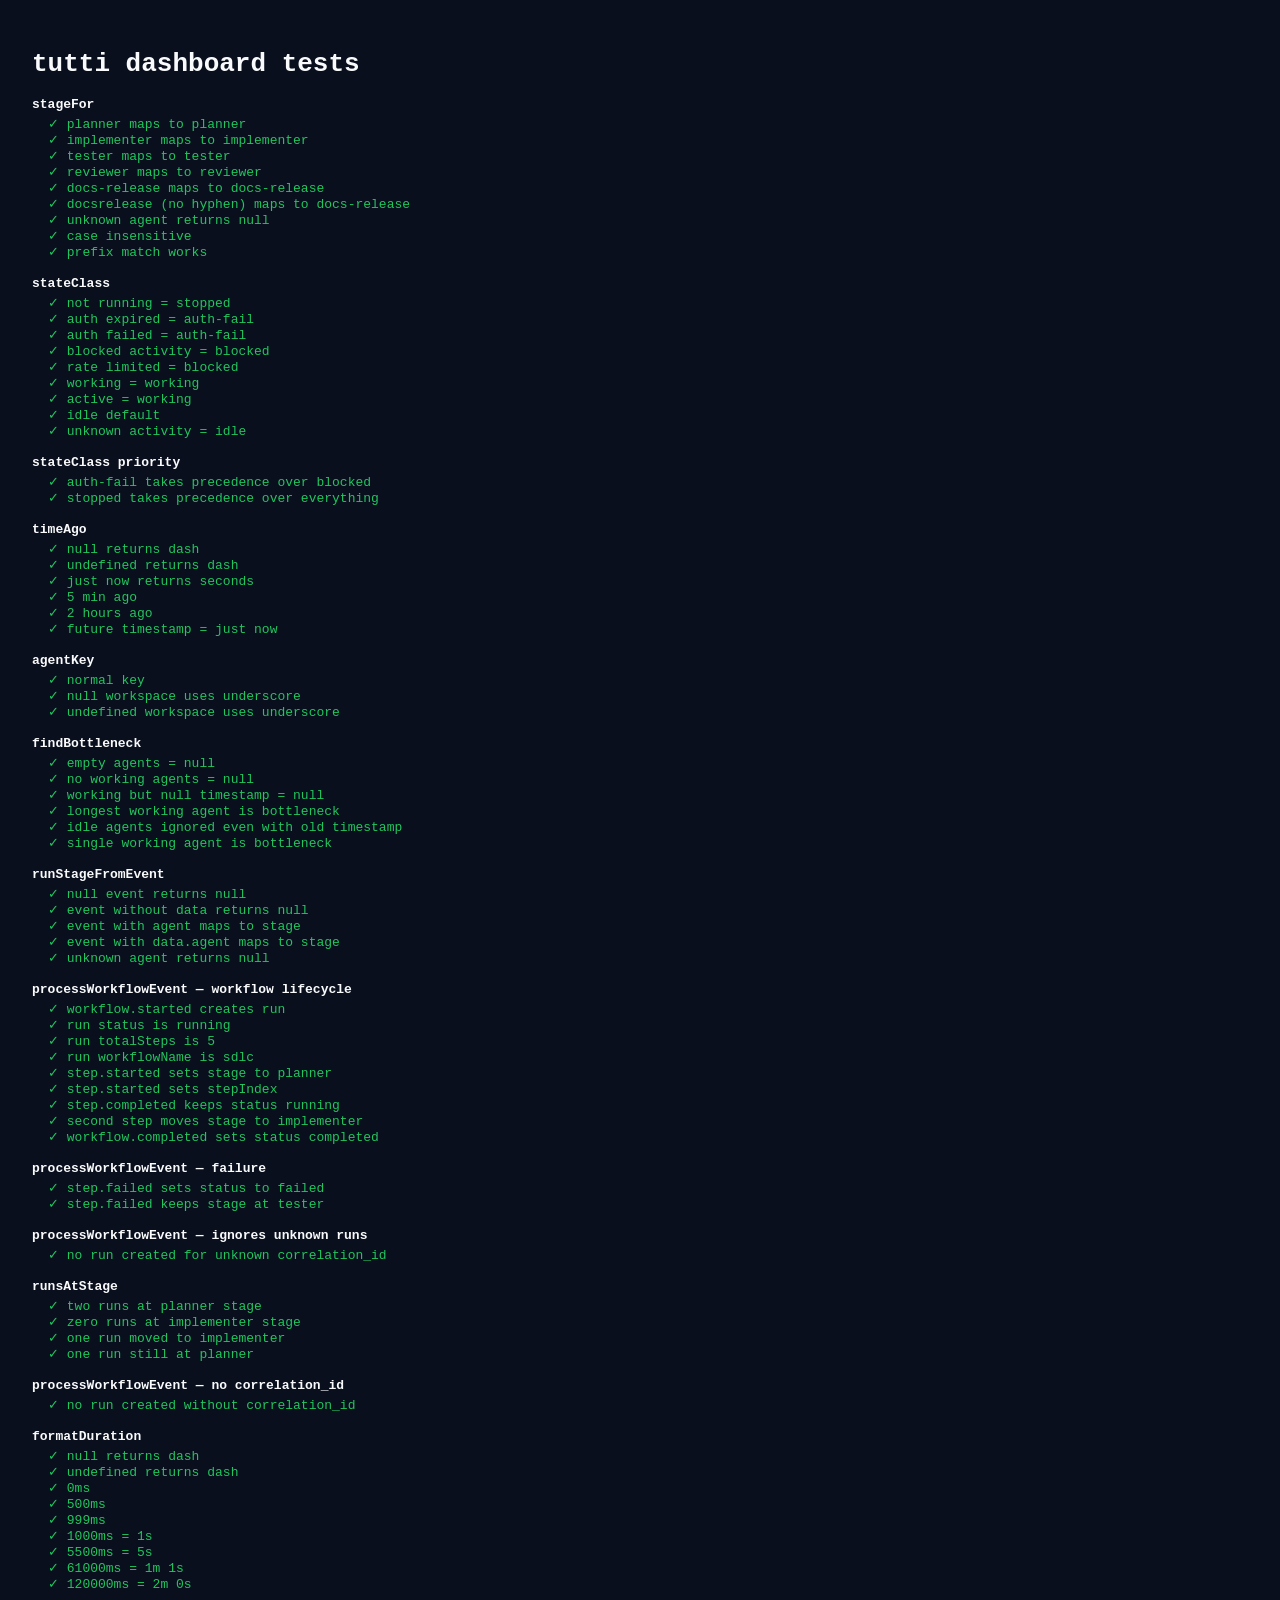
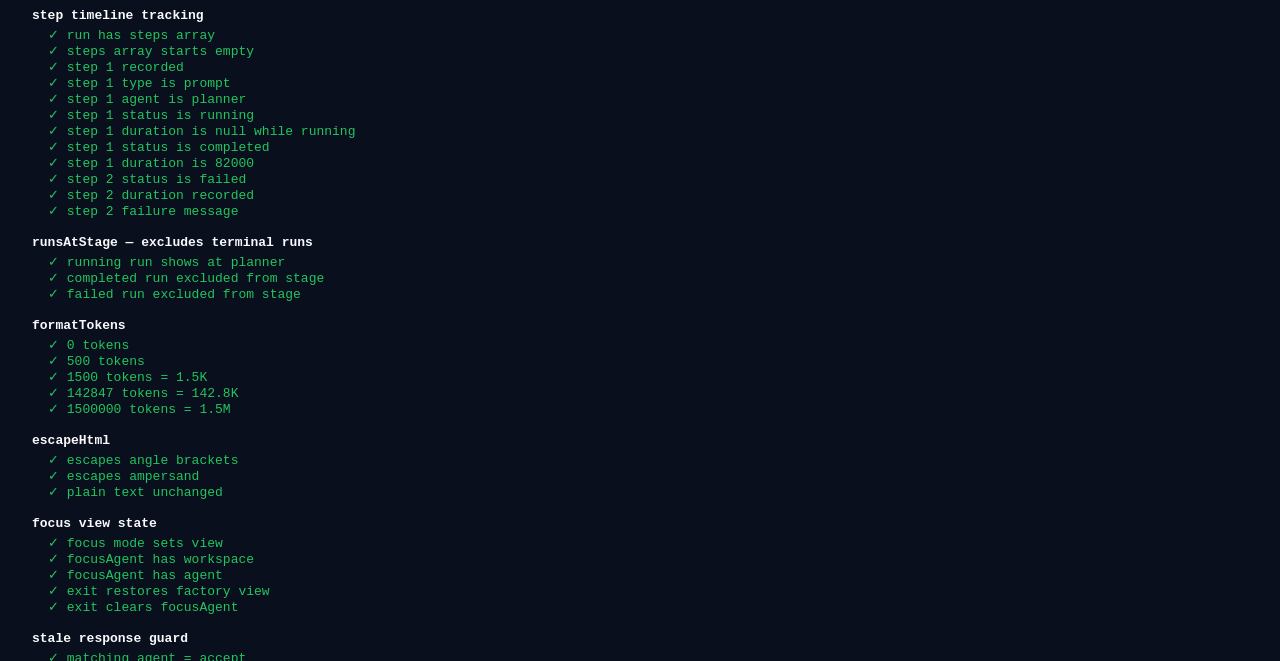
<file: dashboard/test.html>
<!DOCTYPE html>
<html lang="en">
<head>
  <meta charset="utf-8">
  <title>tutti dashboard — unit tests</title>
  <style>
    body { font-family: monospace; background: #0a0f1e; color: #f9fafb; padding: 24px; }
    .pass { color: #22c55e; }
    .fail { color: #ef4444; }
    .suite { margin-bottom: 16px; }
    .suite-name { font-weight: bold; margin-bottom: 4px; }
    .result { padding-left: 16px; font-size: 13px; }
    #summary { margin-top: 24px; font-size: 16px; font-weight: bold; }
  </style>
</head>
<body>
<h1>tutti dashboard tests</h1>
<div id="output"></div>
<div id="summary"></div>

<script>
// ── Test harness ──
var passed = 0, failed = 0;
var $output = document.getElementById("output");
var currentSuite = null;
var suiteEl = null;

function suite(name) {
  currentSuite = name;
  suiteEl = document.createElement("div");
  suiteEl.className = "suite";
  var title = document.createElement("div");
  title.className = "suite-name";
  title.textContent = name;
  suiteEl.appendChild(title);
  $output.appendChild(suiteEl);
}

function assert(description, actual, expected) {
  var ok = actual === expected;
  var line = document.createElement("div");
  line.className = "result " + (ok ? "pass" : "fail");
  if (ok) {
    line.textContent = "\u2713 " + description;
    passed++;
  } else {
    line.textContent = "\u2717 " + description + " — expected " + JSON.stringify(expected) + ", got " + JSON.stringify(actual);
    failed++;
  }
  suiteEl.appendChild(line);
}

function assertTruthy(description, actual) {
  var ok = !!actual;
  var line = document.createElement("div");
  line.className = "result " + (ok ? "pass" : "fail");
  if (ok) {
    line.textContent = "\u2713 " + description;
    passed++;
  } else {
    line.textContent = "\u2717 " + description + " — got " + JSON.stringify(actual);
    failed++;
  }
  suiteEl.appendChild(line);
}

function assertNull(description, actual) {
  var ok = actual === null || actual === undefined;
  var line = document.createElement("div");
  line.className = "result " + (ok ? "pass" : "fail");
  if (ok) {
    line.textContent = "\u2713 " + description;
    passed++;
  } else {
    line.textContent = "\u2717 " + description + " — expected null, got " + JSON.stringify(actual);
    failed++;
  }
  suiteEl.appendChild(line);
}

// ── Functions under test (copied from app.js to keep tests self-contained) ──

var STAGE_ORDER = ["planner", "implementer", "tester", "reviewer", "docs-release"];

function stageFor(agent) {
  var a = agent.toLowerCase();
  for (var i = 0; i < STAGE_ORDER.length; i++) {
    var s = STAGE_ORDER[i];
    if (a.indexOf(s.replace("-", "")) !== -1 || a.indexOf(s) !== -1) return s;
  }
  return null;
}

function stateClass(agent) {
  if (!agent.running) return "stopped";
  if (agent.auth_state === "expired" || agent.auth_state === "failed")
    return "auth-fail";
  if (agent.activity_state === "blocked" || agent.activity_state === "rate_limited")
    return "blocked";
  if (agent.activity_state === "working" || agent.activity_state === "active")
    return "working";
  return "idle";
}

function timeAgo(ts) {
  if (!ts) return "\u2014";
  var diff = (Date.now() - new Date(ts).getTime()) / 1000;
  if (diff < 0) return "just now";
  if (diff < 60) return Math.floor(diff) + "s ago";
  if (diff < 3600) return Math.floor(diff / 60) + "m ago";
  return Math.floor(diff / 3600) + "h ago";
}

function agentKey(workspace, agent) {
  return (workspace || "_") + ":" + agent;
}

function findBottleneck(agents) {
  var longest = null;
  var longestDuration = 0;
  var now = Date.now();
  var names = Object.keys(agents);
  for (var i = 0; i < names.length; i++) {
    var agent = agents[names[i]];
    if (stateClass(agent) !== "working") continue;
    var ts = agent.last_output_change_at;
    if (!ts) continue;
    var duration = now - new Date(ts).getTime();
    if (duration > longestDuration) {
      longestDuration = duration;
      longest = agent;
    }
  }
  return longest;
}

// ── Tests ──

suite("stageFor");
assert("planner maps to planner", stageFor("planner"), "planner");
assert("implementer maps to implementer", stageFor("implementer"), "implementer");
assert("tester maps to tester", stageFor("tester"), "tester");
assert("reviewer maps to reviewer", stageFor("reviewer"), "reviewer");
assert("docs-release maps to docs-release", stageFor("docs-release"), "docs-release");
assert("docsrelease (no hyphen) maps to docs-release", stageFor("docsrelease"), "docs-release");
assert("unknown agent returns null", stageFor("conductor"), null);
assert("case insensitive", stageFor("PLANNER"), "planner");
assert("prefix match works", stageFor("my-planner-agent"), "planner");

suite("stateClass");
assert("not running = stopped", stateClass({ running: false }), "stopped");
assert("auth expired = auth-fail", stateClass({ running: true, auth_state: "expired" }), "auth-fail");
assert("auth failed = auth-fail", stateClass({ running: true, auth_state: "failed" }), "auth-fail");
assert("blocked activity = blocked", stateClass({ running: true, auth_state: "ok", activity_state: "blocked" }), "blocked");
assert("rate limited = blocked", stateClass({ running: true, auth_state: "ok", activity_state: "rate_limited" }), "blocked");
assert("working = working", stateClass({ running: true, auth_state: "ok", activity_state: "working" }), "working");
assert("active = working", stateClass({ running: true, auth_state: "ok", activity_state: "active" }), "working");
assert("idle default", stateClass({ running: true, auth_state: "ok", activity_state: "idle" }), "idle");
assert("unknown activity = idle", stateClass({ running: true, auth_state: "ok", activity_state: "something_else" }), "idle");

suite("stateClass priority");
assert("auth-fail takes precedence over blocked", stateClass({ running: true, auth_state: "failed", activity_state: "blocked" }), "auth-fail");
assert("stopped takes precedence over everything", stateClass({ running: false, auth_state: "failed", activity_state: "working" }), "stopped");

suite("timeAgo");
assert("null returns dash", timeAgo(null), "\u2014");
assert("undefined returns dash", timeAgo(undefined), "\u2014");
var now = new Date().toISOString();
assert("just now returns seconds", timeAgo(now).indexOf("s ago") !== -1 || timeAgo(now) === "0s ago", true);
var fiveMinAgo = new Date(Date.now() - 5 * 60 * 1000).toISOString();
assert("5 min ago", timeAgo(fiveMinAgo), "5m ago");
var twoHoursAgo = new Date(Date.now() - 2 * 3600 * 1000).toISOString();
assert("2 hours ago", timeAgo(twoHoursAgo), "2h ago");
var futureTs = new Date(Date.now() + 60000).toISOString();
assert("future timestamp = just now", timeAgo(futureTs), "just now");

suite("agentKey");
assert("normal key", agentKey("myws", "planner"), "myws:planner");
assert("null workspace uses underscore", agentKey(null, "planner"), "_:planner");
assert("undefined workspace uses underscore", agentKey(undefined, "planner"), "_:planner");

suite("findBottleneck");
assertNull("empty agents = null", findBottleneck({}));
assertNull("no working agents = null", findBottleneck({
  "a:planner": { running: true, auth_state: "ok", activity_state: "idle", agent: "planner" }
}));
assertNull("working but null timestamp = null", findBottleneck({
  "a:planner": { running: true, auth_state: "ok", activity_state: "working", agent: "planner", last_output_change_at: null }
}));

var oldTs = new Date(Date.now() - 600000).toISOString();
var recentTs = new Date(Date.now() - 60000).toISOString();
var bottleneckResult = findBottleneck({
  "a:planner": { running: true, auth_state: "ok", activity_state: "working", agent: "planner", last_output_change_at: oldTs },
  "a:implementer": { running: true, auth_state: "ok", activity_state: "working", agent: "implementer", last_output_change_at: recentTs }
});
assert("longest working agent is bottleneck", bottleneckResult.agent, "planner");

var tieResult = findBottleneck({
  "a:planner": { running: true, auth_state: "ok", activity_state: "working", agent: "planner", last_output_change_at: oldTs },
  "a:implementer": { running: true, auth_state: "ok", activity_state: "idle", agent: "implementer", last_output_change_at: oldTs }
});
assert("idle agents ignored even with old timestamp", tieResult.agent, "planner");

var singleResult = findBottleneck({
  "a:reviewer": { running: true, auth_state: "ok", activity_state: "working", agent: "reviewer", last_output_change_at: recentTs }
});
assert("single working agent is bottleneck", singleResult.agent, "reviewer");

// ── Run tracking functions under test ──
function runStageFromEvent(evt) {
  if (!evt || !evt.data) return null;
  var agent = evt.agent || (evt.data && evt.data.agent);
  if (agent) return stageFor(agent);
  return null;
}

function formatDuration(ms) {
  if (!ms && ms !== 0) return "\u2014";
  if (ms < 1000) return ms + "ms";
  var s = Math.floor(ms / 1000);
  if (s < 60) return s + "s";
  var m = Math.floor(s / 60);
  s = s % 60;
  return m + "m " + s + "s";
}

function processWorkflowEvent(evt) {
  var id = evt.correlation_id;
  if (!id) return;
  if (evt.event === "workflow.started") {
    testRuns[id] = {
      id: id, status: "running", stage: null, stepIndex: 0,
      totalSteps: (evt.data && evt.data.total_steps) || 0,
      workflowName: (evt.data && evt.data.workflow_name) || "",
      startedAt: evt.timestamp,
      steps: []
    };
    return;
  }
  var run = testRuns[id];
  if (!run) return;
  if (evt.event === "workflow.step.started") {
    run.stage = runStageFromEvent(evt);
    run.stepIndex = (evt.data && evt.data.step_index) || run.stepIndex;
    run.totalSteps = (evt.data && evt.data.total_steps) || run.totalSteps;
    run.status = "running";
    var idx = evt.data && evt.data.step_index;
    if (idx) {
      run.steps[idx] = {
        index: idx, type: (evt.data && evt.data.step_type) || "unknown",
        agent: evt.agent || null, stage: run.stage,
        status: "running", startedAt: evt.timestamp,
        durationMs: null, message: null
      };
    }
  } else if (evt.event === "workflow.step.completed") {
    var cidx = evt.data && evt.data.step_index;
    if (cidx && run.steps[cidx]) {
      run.steps[cidx].status = "completed";
      run.steps[cidx].durationMs = (evt.data && evt.data.duration_ms) || null;
    }
  } else if (evt.event === "workflow.step.failed") {
    run.stage = runStageFromEvent(evt);
    run.status = "failed";
    var fidx = evt.data && evt.data.step_index;
    if (fidx && run.steps[fidx]) {
      run.steps[fidx].status = "failed";
      run.steps[fidx].durationMs = (evt.data && evt.data.duration_ms) || null;
      run.steps[fidx].message = (evt.data && evt.data.message) || null;
    }
  } else if (evt.event === "workflow.completed") {
    run.status = "completed";
    run.finishedAt = evt.timestamp;
  } else if (evt.event === "workflow.failed") {
    run.status = "failed";
    run.finishedAt = evt.timestamp;
  }
}

function runsAtStage(stage) {
  var result = [];
  var ids = Object.keys(testRuns);
  for (var i = 0; i < ids.length; i++) {
    var run = testRuns[ids[i]];
    if (run.stage === stage && run.status !== "completed" && run.status !== "failed") result.push(run);
  }
  return result;
}

var testRuns = {};

suite("runStageFromEvent");
assert("null event returns null", runStageFromEvent(null), null);
assert("event without data returns null", runStageFromEvent({ event: "test" }), null);
assert("event with agent maps to stage", runStageFromEvent({ agent: "planner", data: {} }), "planner");
assert("event with data.agent maps to stage", runStageFromEvent({ data: { agent: "implementer" } }), "implementer");
assertNull("unknown agent returns null", runStageFromEvent({ agent: "conductor", data: {} }));

suite("processWorkflowEvent — workflow lifecycle");
testRuns = {};
processWorkflowEvent({
  event: "workflow.started", correlation_id: "run-1",
  data: { workflow_name: "sdlc", total_steps: 5 },
  timestamp: new Date().toISOString()
});
assertTruthy("workflow.started creates run", testRuns["run-1"]);
assert("run status is running", testRuns["run-1"].status, "running");
assert("run totalSteps is 5", testRuns["run-1"].totalSteps, 5);
assert("run workflowName is sdlc", testRuns["run-1"].workflowName, "sdlc");

processWorkflowEvent({
  event: "workflow.step.started", correlation_id: "run-1",
  agent: "planner", data: { step_index: 1, total_steps: 5 }
});
assert("step.started sets stage to planner", testRuns["run-1"].stage, "planner");
assert("step.started sets stepIndex", testRuns["run-1"].stepIndex, 1);

processWorkflowEvent({
  event: "workflow.step.completed", correlation_id: "run-1",
  agent: "planner", data: { step_index: 1 }
});
assert("step.completed keeps status running", testRuns["run-1"].status, "running");

processWorkflowEvent({
  event: "workflow.step.started", correlation_id: "run-1",
  agent: "implementer", data: { step_index: 2, total_steps: 5 }
});
assert("second step moves stage to implementer", testRuns["run-1"].stage, "implementer");

processWorkflowEvent({
  event: "workflow.completed", correlation_id: "run-1",
  data: { success: true }
});
assert("workflow.completed sets status completed", testRuns["run-1"].status, "completed");

suite("processWorkflowEvent — failure");
testRuns = {};
processWorkflowEvent({
  event: "workflow.started", correlation_id: "run-2",
  data: { workflow_name: "test-wf", total_steps: 3 },
  timestamp: new Date().toISOString()
});
processWorkflowEvent({
  event: "workflow.step.started", correlation_id: "run-2",
  agent: "tester", data: { step_index: 1, total_steps: 3 }
});
processWorkflowEvent({
  event: "workflow.step.failed", correlation_id: "run-2",
  agent: "tester", data: { step_index: 1, message: "timed out" }
});
assert("step.failed sets status to failed", testRuns["run-2"].status, "failed");
assert("step.failed keeps stage at tester", testRuns["run-2"].stage, "tester");

suite("processWorkflowEvent — ignores unknown runs");
testRuns = {};
processWorkflowEvent({
  event: "workflow.step.started", correlation_id: "unknown-run",
  agent: "planner", data: { step_index: 1 }
});
assertNull("no run created for unknown correlation_id", testRuns["unknown-run"]);

suite("runsAtStage");
testRuns = {};
processWorkflowEvent({
  event: "workflow.started", correlation_id: "r1",
  data: { workflow_name: "a", total_steps: 2 },
  timestamp: new Date().toISOString()
});
processWorkflowEvent({
  event: "workflow.step.started", correlation_id: "r1",
  agent: "planner", data: { step_index: 1 }
});
processWorkflowEvent({
  event: "workflow.started", correlation_id: "r2",
  data: { workflow_name: "b", total_steps: 2 },
  timestamp: new Date().toISOString()
});
processWorkflowEvent({
  event: "workflow.step.started", correlation_id: "r2",
  agent: "planner", data: { step_index: 1 }
});
assert("two runs at planner stage", runsAtStage("planner").length, 2);
assert("zero runs at implementer stage", runsAtStage("implementer").length, 0);
processWorkflowEvent({
  event: "workflow.step.started", correlation_id: "r1",
  agent: "implementer", data: { step_index: 2 }
});
assert("one run moved to implementer", runsAtStage("implementer").length, 1);
assert("one run still at planner", runsAtStage("planner").length, 1);

suite("processWorkflowEvent — no correlation_id");
testRuns = {};
var prevKeys = Object.keys(testRuns).length;
processWorkflowEvent({ event: "workflow.started", data: {} });
assert("no run created without correlation_id", Object.keys(testRuns).length, prevKeys);

suite("formatDuration");
assert("null returns dash", formatDuration(null), "\u2014");
assert("undefined returns dash", formatDuration(undefined), "\u2014");
assert("0ms", formatDuration(0), "0ms");
assert("500ms", formatDuration(500), "500ms");
assert("999ms", formatDuration(999), "999ms");
assert("1000ms = 1s", formatDuration(1000), "1s");
assert("5500ms = 5s", formatDuration(5500), "5s");
assert("61000ms = 1m 1s", formatDuration(61000), "1m 1s");
assert("120000ms = 2m 0s", formatDuration(120000), "2m 0s");

suite("step timeline tracking");
testRuns = {};
processWorkflowEvent({
  event: "workflow.started", correlation_id: "st-1",
  data: { workflow_name: "sdlc", total_steps: 3 },
  timestamp: "2026-03-21T05:00:00Z"
});
assertTruthy("run has steps array", Array.isArray(testRuns["st-1"].steps));
assert("steps array starts empty", testRuns["st-1"].steps.length, 0);

processWorkflowEvent({
  event: "workflow.step.started", correlation_id: "st-1",
  agent: "planner", data: { step_index: 1, step_type: "prompt", total_steps: 3 },
  timestamp: "2026-03-21T05:00:01Z"
});
assertTruthy("step 1 recorded", testRuns["st-1"].steps[1]);
assert("step 1 type is prompt", testRuns["st-1"].steps[1].type, "prompt");
assert("step 1 agent is planner", testRuns["st-1"].steps[1].agent, "planner");
assert("step 1 status is running", testRuns["st-1"].steps[1].status, "running");
assertNull("step 1 duration is null while running", testRuns["st-1"].steps[1].durationMs);

processWorkflowEvent({
  event: "workflow.step.completed", correlation_id: "st-1",
  agent: "planner", data: { step_index: 1, duration_ms: 82000 }
});
assert("step 1 status is completed", testRuns["st-1"].steps[1].status, "completed");
assert("step 1 duration is 82000", testRuns["st-1"].steps[1].durationMs, 82000);

processWorkflowEvent({
  event: "workflow.step.started", correlation_id: "st-1",
  agent: "implementer", data: { step_index: 2, step_type: "prompt", total_steps: 3 },
  timestamp: "2026-03-21T05:01:23Z"
});
processWorkflowEvent({
  event: "workflow.step.failed", correlation_id: "st-1",
  agent: "implementer", data: { step_index: 2, duration_ms: 43000, message: "no commit produced" }
});
assert("step 2 status is failed", testRuns["st-1"].steps[2].status, "failed");
assert("step 2 duration recorded", testRuns["st-1"].steps[2].durationMs, 43000);
assert("step 2 failure message", testRuns["st-1"].steps[2].message, "no commit produced");

suite("runsAtStage — excludes terminal runs");
testRuns = {};
processWorkflowEvent({
  event: "workflow.started", correlation_id: "term-1",
  data: { workflow_name: "a", total_steps: 2 },
  timestamp: new Date().toISOString()
});
processWorkflowEvent({
  event: "workflow.step.started", correlation_id: "term-1",
  agent: "planner", data: { step_index: 1 }
});
assert("running run shows at planner", runsAtStage("planner").length, 1);
processWorkflowEvent({
  event: "workflow.completed", correlation_id: "term-1",
  data: { success: true }
});
assert("completed run excluded from stage", runsAtStage("planner").length, 0);

testRuns = {};
processWorkflowEvent({
  event: "workflow.started", correlation_id: "term-2",
  data: { workflow_name: "b", total_steps: 2 },
  timestamp: new Date().toISOString()
});
processWorkflowEvent({
  event: "workflow.step.started", correlation_id: "term-2",
  agent: "tester", data: { step_index: 1 }
});
processWorkflowEvent({
  event: "workflow.failed", correlation_id: "term-2",
  data: { success: false }
});
assert("failed run excluded from stage", runsAtStage("tester").length, 0);

// ── Focus mode helpers under test ──

function formatTokens(n) {
  if (!n) return "0";
  if (n >= 1000000) return (n / 1000000).toFixed(1) + "M";
  if (n >= 1000) return (n / 1000).toFixed(1) + "K";
  return String(n);
}

function escapeHtml(str) {
  return str.replace(/&/g, "&amp;").replace(/</g, "&lt;").replace(/>/g, "&gt;");
}

suite("formatTokens");
assert("0 tokens", formatTokens(0), "0");
assert("500 tokens", formatTokens(500), "500");
assert("1500 tokens = 1.5K", formatTokens(1500), "1.5K");
assert("142847 tokens = 142.8K", formatTokens(142847), "142.8K");
assert("1500000 tokens = 1.5M", formatTokens(1500000), "1.5M");

suite("escapeHtml");
assert("escapes angle brackets", escapeHtml("<div>"), "&lt;div&gt;");
assert("escapes ampersand", escapeHtml("a & b"), "a &amp; b");
assert("plain text unchanged", escapeHtml("hello"), "hello");

suite("focus view state");
// Simulate the view state machine
var testAppState = { view: "factory", focusAgent: null };

// Enter focus
testAppState.view = "focus";
testAppState.focusAgent = { workspace: "tutti", agent: "implementer" };
assert("focus mode sets view", testAppState.view, "focus");
assert("focusAgent has workspace", testAppState.focusAgent.workspace, "tutti");
assert("focusAgent has agent", testAppState.focusAgent.agent, "implementer");

// Exit focus
testAppState.view = "factory";
testAppState.focusAgent = null;
assert("exit restores factory view", testAppState.view, "factory");
assertNull("exit clears focusAgent", testAppState.focusAgent);

suite("stale response guard");
// Simulate: start polling agent A, then switch to agent B
var guardAgent = { workspace: "tutti", agent: "planner" };
var responseAgent = { workspace: "tutti", agent: "planner" };
assert("matching agent = accept", guardAgent.agent === responseAgent.agent, true);
responseAgent = { workspace: "tutti", agent: "implementer" };
assert("different agent = reject", guardAgent.agent === responseAgent.agent, false);

// ── Summary ──
var $summary = document.getElementById("summary");
$summary.className = failed > 0 ? "fail" : "pass";
$summary.textContent = passed + " passed, " + failed + " failed";
</script>
</body>
</html>
</file>
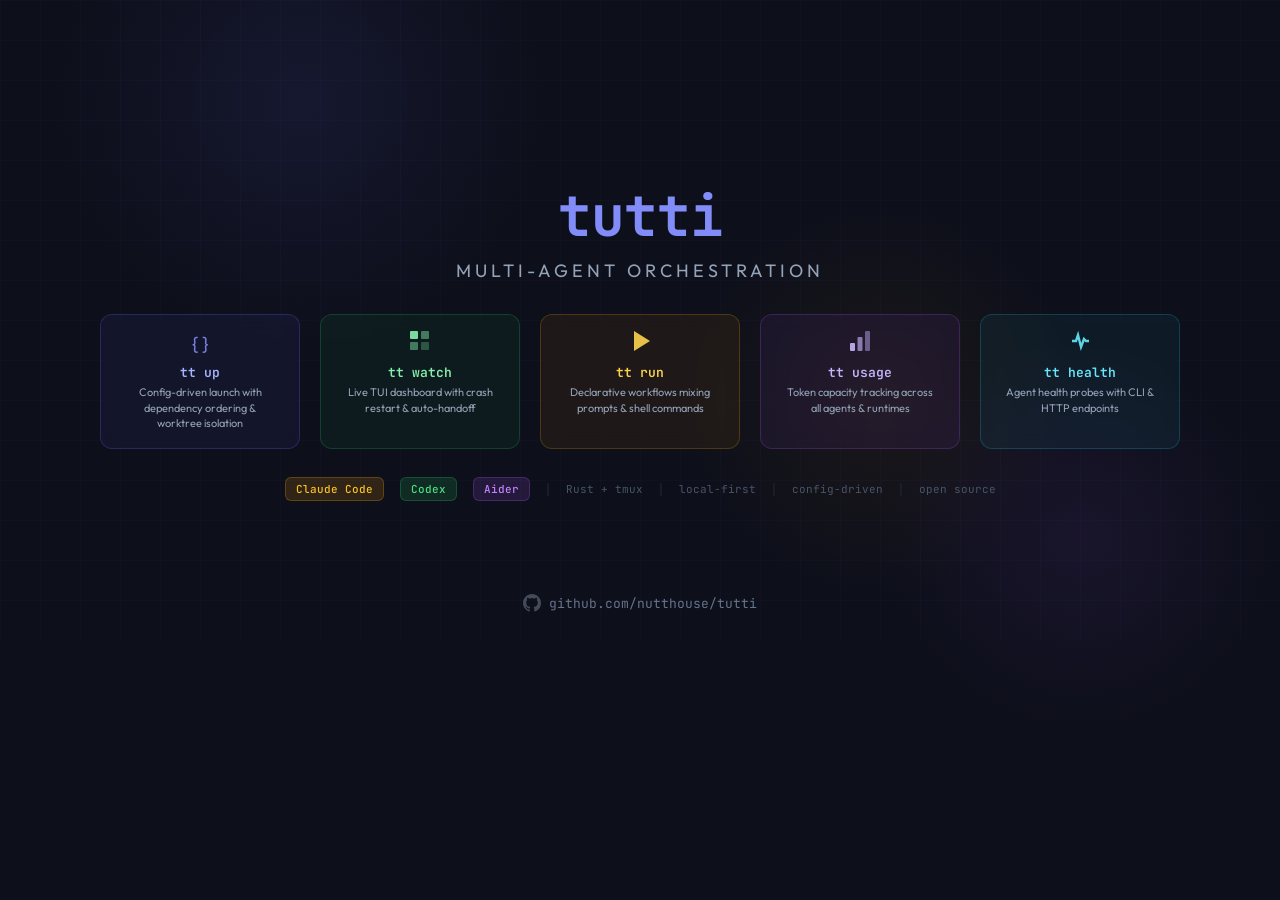
<file: docs/infographic-github.html>
<!DOCTYPE html>
<html lang="en">
<head>
<meta charset="UTF-8">
<meta name="viewport" content="width=1280, height=640">
<title>tutti — GitHub social preview (1280x640)</title>
<style>
  @import url('https://fonts.googleapis.com/css2?family=JetBrains+Mono:wght@400;500;600;700&family=Outfit:wght@300;400;500;600;700;800&display=swap');

  * { margin: 0; padding: 0; box-sizing: border-box; }

  body {
    width: 1280px;
    height: 640px;
    background: #0d0f1a;
    font-family: 'Outfit', sans-serif;
    overflow: hidden;
    position: relative;
  }

  body::before {
    content: '';
    position: absolute;
    inset: 0;
    background-image:
      linear-gradient(rgba(99,102,241,0.04) 1px, transparent 1px),
      linear-gradient(90deg, rgba(99,102,241,0.04) 1px, transparent 1px);
    background-size: 40px 40px;
    z-index: 0;
  }

  .glow-1 {
    position: absolute;
    width: 500px; height: 500px;
    background: radial-gradient(circle, rgba(99,102,241,0.1) 0%, transparent 70%);
    top: -150px; left: 50px;
    z-index: 0;
  }
  .glow-2 {
    position: absolute;
    width: 400px; height: 400px;
    background: radial-gradient(circle, rgba(245,158,11,0.06) 0%, transparent 70%);
    top: 200px; right: 200px;
    z-index: 0;
  }
  .glow-3 {
    position: absolute;
    width: 400px; height: 400px;
    background: radial-gradient(circle, rgba(168,85,247,0.08) 0%, transparent 70%);
    bottom: -100px; right: 0;
    z-index: 0;
  }

  .canvas {
    position: relative;
    width: 1280px;
    height: 640px;
    z-index: 2;
    display: flex;
    flex-direction: column;
    align-items: center;
    justify-content: center;
  }

  .title-block {
    text-align: center;
    margin-bottom: 32px;
    margin-top: 40px;
  }
  .title-block h1 {
    font-family: 'JetBrains Mono', monospace;
    font-size: 56px;
    font-weight: 700;
    color: #818cf8;
    letter-spacing: -1px;
  }
  .title-block p {
    font-size: 18px;
    font-weight: 400;
    color: #94a3b8;
    margin-top: 6px;
    letter-spacing: 4px;
    text-transform: uppercase;
  }

  .feature-row {
    display: flex;
    gap: 20px;
    margin-bottom: 28px;
  }

  .feature-card {
    border-radius: 12px;
    padding: 16px 22px;
    border: 1px solid;
    backdrop-filter: blur(8px);
    width: 200px;
    text-align: center;
  }
  .feature-card .card-icon {
    font-size: 20px;
    margin-bottom: 8px;
    opacity: 0.9;
  }
  .feature-card h3 {
    font-family: 'JetBrains Mono', monospace;
    font-size: 13px;
    font-weight: 600;
    margin-bottom: 4px;
  }
  .feature-card p {
    font-size: 11px;
    color: #94a3b8;
    line-height: 1.4;
  }

  .fc-blue {
    background: rgba(99,102,241,0.08);
    border-color: rgba(99,102,241,0.25);
  }
  .fc-blue h3 { color: #a5b4fc; }
  .fc-blue .card-icon { color: #818cf8; }

  .fc-cyan {
    background: rgba(34,211,238,0.06);
    border-color: rgba(34,211,238,0.2);
  }
  .fc-cyan h3 { color: #67e8f9; }
  .fc-cyan .card-icon { color: #22d3ee; }

  .fc-green {
    background: rgba(34,197,94,0.07);
    border-color: rgba(34,197,94,0.22);
  }
  .fc-green h3 { color: #86efac; }
  .fc-green .card-icon { color: #22c55e; }

  .fc-orange {
    background: rgba(245,158,11,0.07);
    border-color: rgba(245,158,11,0.22);
  }
  .fc-orange h3 { color: #fcd34d; }
  .fc-orange .card-icon { color: #f59e0b; }

  .fc-purple {
    background: rgba(168,85,247,0.07);
    border-color: rgba(168,85,247,0.22);
  }
  .fc-purple h3 { color: #c4b5fd; }
  .fc-purple .card-icon { color: #a855f7; }

  .bottom-bar {
    display: flex;
    gap: 16px;
    align-items: center;
  }
  .runtime-badge {
    font-family: 'JetBrains Mono', monospace;
    font-size: 11px;
    font-weight: 500;
    padding: 4px 10px;
    border-radius: 6px;
  }
  .badge-claude {
    background: rgba(245,158,11,0.15);
    color: #fbbf24;
    border: 1px solid rgba(245,158,11,0.25);
  }
  .badge-codex {
    background: rgba(34,197,94,0.15);
    color: #4ade80;
    border: 1px solid rgba(34,197,94,0.25);
  }
  .badge-aider {
    background: rgba(168,85,247,0.15);
    color: #c084fc;
    border: 1px solid rgba(168,85,247,0.25);
  }
  .sep {
    color: #1e293b;
    font-size: 14px;
  }
  .meta {
    font-family: 'JetBrains Mono', monospace;
    font-size: 11px;
    color: #475569;
  }

  .github-url {
    position: absolute;
    bottom: 28px;
    left: 0;
    right: 0;
    display: flex;
    align-items: center;
    justify-content: center;
    gap: 8px;
  }
  .github-url svg { opacity: 0.4; }
  .github-url span {
    font-family: 'JetBrains Mono', monospace;
    font-size: 13px;
    color: #64748b;
  }
</style>
</head>
<body>

<div class="glow-1"></div>
<div class="glow-2"></div>
<div class="glow-3"></div>

<div class="canvas">

  <div class="title-block">
    <h1>tutti</h1>
    <p>multi-agent orchestration</p>
  </div>

  <div class="feature-row">
    <div class="feature-card fc-blue">
      <div class="card-icon">{ }</div>
      <h3>tt up</h3>
      <p>Config-driven launch with dependency ordering & worktree isolation</p>
    </div>
    <div class="feature-card fc-green">
      <div class="card-icon">
        <svg width="20" height="20" viewBox="0 0 10 10" fill="none"><rect x="0" y="0" width="4" height="4" rx="0.5" fill="#86efac"/><rect x="5.5" y="0" width="4" height="4" rx="0.5" fill="#86efac" opacity="0.5"/><rect x="0" y="5.5" width="4" height="4" rx="0.5" fill="#86efac" opacity="0.5"/><rect x="5.5" y="5.5" width="4" height="4" rx="0.5" fill="#86efac" opacity="0.3"/></svg>
      </div>
      <h3>tt watch</h3>
      <p>Live TUI dashboard with crash restart & auto-handoff</p>
    </div>
    <div class="feature-card fc-orange">
      <div class="card-icon">
        <svg width="20" height="20" viewBox="0 0 10 10" fill="none"><polygon points="2,0 10,5 2,10" fill="#fcd34d"/></svg>
      </div>
      <h3>tt run</h3>
      <p>Declarative workflows mixing prompts & shell commands</p>
    </div>
    <div class="feature-card fc-purple">
      <div class="card-icon">
        <svg width="20" height="20" viewBox="0 0 10 10" fill="none"><rect x="0" y="6" width="2.5" height="4" rx="0.5" fill="#c4b5fd"/><rect x="3.75" y="3" width="2.5" height="7" rx="0.5" fill="#c4b5fd" opacity="0.7"/><rect x="7.5" y="0" width="2.5" height="10" rx="0.5" fill="#c4b5fd" opacity="0.5"/></svg>
      </div>
      <h3>tt usage</h3>
      <p>Token capacity tracking across all agents & runtimes</p>
    </div>
    <div class="feature-card fc-cyan">
      <div class="card-icon">
        <svg width="20" height="20" viewBox="0 0 10 10" fill="none"><path d="M1,5 L3,5 L4,2 L5.5,8 L7,4 L8,5 L9.5,5" stroke="#67e8f9" stroke-width="1.2" fill="none"/></svg>
      </div>
      <h3>tt health</h3>
      <p>Agent health probes with CLI & HTTP endpoints</p>
    </div>
  </div>

  <div class="bottom-bar">
    <span class="runtime-badge badge-claude">Claude Code</span>
    <span class="runtime-badge badge-codex">Codex</span>
    <span class="runtime-badge badge-aider">Aider</span>
    <span class="sep">|</span>
    <span class="meta">Rust + tmux</span>
    <span class="sep">|</span>
    <span class="meta">local-first</span>
    <span class="sep">|</span>
    <span class="meta">config-driven</span>
    <span class="sep">|</span>
    <span class="meta">open source</span>
  </div>

</div>

<div class="github-url">
  <svg width="18" height="18" viewBox="0 0 24 24" fill="#94a3b8"><path d="M12 0C5.37 0 0 5.37 0 12c0 5.31 3.435 9.795 8.205 11.385.6.105.825-.255.825-.57 0-.285-.015-1.23-.015-2.235-3.015.555-3.795-.735-4.035-1.41-.135-.345-.72-1.41-1.23-1.695-.42-.225-1.02-.78-.015-.795.945-.015 1.62.87 1.845 1.23 1.08 1.815 2.805 1.305 3.495.99.105-.78.42-1.305.765-1.605-2.67-.3-5.46-1.335-5.46-5.925 0-1.305.465-2.385 1.23-3.225-.12-.3-.54-1.53.12-3.18 0 0 1.005-.315 3.3 1.23.96-.27 1.98-.405 3-.405s2.04.135 3 .405c2.295-1.56 3.3-1.23 3.3-1.23.66 1.65.24 2.88.12 3.18.765.84 1.23 1.905 1.23 3.225 0 4.605-2.805 5.625-5.475 5.925.435.375.81 1.095.81 2.22 0 1.605-.015 2.895-.015 3.3 0 .315.225.69.825.57A12.02 12.02 0 0024 12c0-6.63-5.37-12-12-12z"/></svg>
  <span>github.com/nutthouse/tutti</span>
</div>

</body>
</html>
</file>
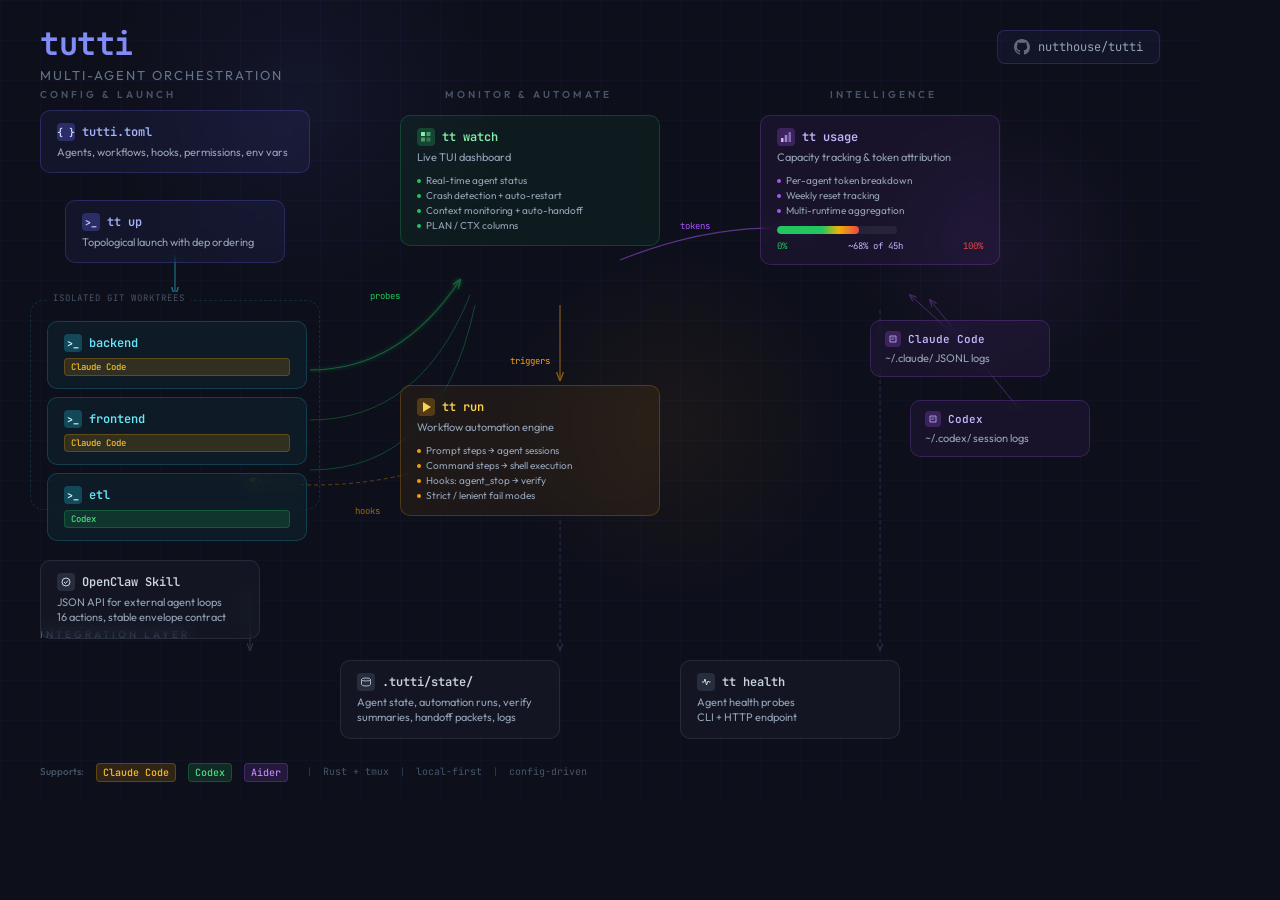
<file: docs/infographic.html>
<!DOCTYPE html>
<html lang="en">
<head>
<meta charset="UTF-8">
<meta name="viewport" content="width=1200, height=800">
<title>tutti — architecture</title>
<style>
  @import url('https://fonts.googleapis.com/css2?family=JetBrains+Mono:wght@400;500;600;700&family=Outfit:wght@300;400;500;600;700;800&display=swap');

  * { margin: 0; padding: 0; box-sizing: border-box; }

  body {
    width: 1200px;
    height: 800px;
    background: #0d0f1a;
    font-family: 'Outfit', sans-serif;
    overflow: hidden;
    position: relative;
  }

  /* Subtle grid background */
  body::before {
    content: '';
    position: absolute;
    inset: 0;
    background-image:
      linear-gradient(rgba(99,102,241,0.04) 1px, transparent 1px),
      linear-gradient(90deg, rgba(99,102,241,0.04) 1px, transparent 1px);
    background-size: 40px 40px;
    z-index: 0;
  }

  /* Ambient glow spots */
  .glow-1 {
    position: absolute;
    width: 400px; height: 400px;
    background: radial-gradient(circle, rgba(99,102,241,0.08) 0%, transparent 70%);
    top: -100px; left: 100px;
    z-index: 0;
  }
  .glow-2 {
    position: absolute;
    width: 350px; height: 350px;
    background: radial-gradient(circle, rgba(245,158,11,0.06) 0%, transparent 70%);
    top: 250px; left: 500px;
    z-index: 0;
  }
  .glow-3 {
    position: absolute;
    width: 300px; height: 300px;
    background: radial-gradient(circle, rgba(168,85,247,0.07) 0%, transparent 70%);
    top: 100px; right: 50px;
    z-index: 0;
  }

  svg.connections {
    position: absolute;
    inset: 0;
    width: 1200px;
    height: 800px;
    z-index: 1;
    pointer-events: none;
  }

  .canvas {
    position: relative;
    width: 1200px;
    height: 800px;
    z-index: 2;
  }

  /* ── Title ── */
  .title-block {
    position: absolute;
    top: 22px;
    left: 40px;
  }
  .title-block h1 {
    font-family: 'JetBrains Mono', monospace;
    font-size: 32px;
    font-weight: 700;
    color: #e2e8f0;
    letter-spacing: -0.5px;
  }
  .title-block h1 span {
    color: #818cf8;
  }
  .title-block p {
    font-size: 13px;
    font-weight: 400;
    color: #64748b;
    margin-top: 2px;
    letter-spacing: 2px;
    text-transform: uppercase;
  }

  /* GitHub badge */
  .github-badge {
    position: absolute;
    top: 30px;
    right: 40px;
    display: flex;
    align-items: center;
    gap: 8px;
    padding: 8px 16px;
    border: 1px solid rgba(99,102,241,0.25);
    border-radius: 8px;
    background: rgba(99,102,241,0.06);
  }
  .github-badge svg { opacity: 0.6; }
  .github-badge span {
    font-family: 'JetBrains Mono', monospace;
    font-size: 12px;
    color: #94a3b8;
  }

  /* ── Section Labels ── */
  .section-label {
    position: absolute;
    font-size: 10px;
    font-weight: 600;
    letter-spacing: 3px;
    text-transform: uppercase;
    color: #475569;
  }

  /* ── Node base ── */
  .node {
    position: absolute;
    border-radius: 10px;
    padding: 12px 16px;
    display: flex;
    flex-direction: column;
    gap: 4px;
    border: 1px solid;
    backdrop-filter: blur(8px);
  }
  .node-title {
    font-family: 'JetBrains Mono', monospace;
    font-size: 12px;
    font-weight: 600;
    display: flex;
    align-items: center;
    gap: 7px;
  }
  .node-sub {
    font-size: 11px;
    font-weight: 400;
    color: #94a3b8;
    line-height: 1.4;
  }
  .node-icon {
    width: 18px;
    height: 18px;
    border-radius: 4px;
    display: flex;
    align-items: center;
    justify-content: center;
    font-size: 10px;
    font-weight: 700;
    flex-shrink: 0;
  }

  /* ── Color themes ── */
  /* Blue — core/config */
  .node-blue {
    background: rgba(99,102,241,0.08);
    border-color: rgba(99,102,241,0.25);
  }
  .node-blue .node-title { color: #a5b4fc; }
  .node-blue .node-icon { background: rgba(99,102,241,0.3); color: #c7d2fe; }

  /* Cyan — agents */
  .node-cyan {
    background: rgba(34,211,238,0.06);
    border-color: rgba(34,211,238,0.2);
  }
  .node-cyan .node-title { color: #67e8f9; }
  .node-cyan .node-icon { background: rgba(34,211,238,0.25); color: #cffafe; }

  /* Green — monitoring */
  .node-green {
    background: rgba(34,197,94,0.07);
    border-color: rgba(34,197,94,0.22);
  }
  .node-green .node-title { color: #86efac; }
  .node-green .node-icon { background: rgba(34,197,94,0.25); color: #dcfce7; }

  /* Orange — automation */
  .node-orange {
    background: rgba(245,158,11,0.07);
    border-color: rgba(245,158,11,0.22);
  }
  .node-orange .node-title { color: #fcd34d; }
  .node-orange .node-icon { background: rgba(245,158,11,0.25); color: #fef3c7; }

  /* Purple — intelligence */
  .node-purple {
    background: rgba(168,85,247,0.07);
    border-color: rgba(168,85,247,0.22);
  }
  .node-purple .node-title { color: #c4b5fd; }
  .node-purple .node-icon { background: rgba(168,85,247,0.25); color: #ede9fe; }

  /* Slate — integration */
  .node-slate {
    background: rgba(100,116,139,0.08);
    border-color: rgba(100,116,139,0.22);
  }
  .node-slate .node-title { color: #cbd5e1; }
  .node-slate .node-icon { background: rgba(100,116,139,0.25); color: #e2e8f0; }

  /* ── Agent badge ── */
  .runtime-badge {
    display: inline-block;
    font-family: 'JetBrains Mono', monospace;
    font-size: 9px;
    font-weight: 500;
    padding: 2px 6px;
    border-radius: 4px;
    margin-top: 2px;
  }
  .badge-claude {
    background: rgba(245,158,11,0.15);
    color: #fbbf24;
    border: 1px solid rgba(245,158,11,0.25);
  }
  .badge-codex {
    background: rgba(34,197,94,0.15);
    color: #4ade80;
    border: 1px solid rgba(34,197,94,0.25);
  }

  /* ── Capacity bar ── */
  .capacity-bar {
    width: 120px;
    height: 8px;
    background: rgba(255,255,255,0.06);
    border-radius: 4px;
    overflow: hidden;
    margin-top: 4px;
  }
  .capacity-fill {
    height: 100%;
    border-radius: 4px;
    background: linear-gradient(90deg, #22c55e 0%, #22c55e 55%, #eab308 75%, #ef4444 100%);
    width: 68%;
  }

  /* ── Worktree group ── */
  .worktree-group {
    position: absolute;
    border: 1px dashed rgba(34,211,238,0.15);
    border-radius: 14px;
    padding: 8px;
  }
  .worktree-label {
    position: absolute;
    top: -9px;
    left: 16px;
    font-family: 'JetBrains Mono', monospace;
    font-size: 9px;
    color: #475569;
    background: #0d0f1a;
    padding: 0 6px;
    letter-spacing: 1px;
  }

  /* ── Mini feature list ── */
  .feature-list {
    list-style: none;
    margin-top: 4px;
  }
  .feature-list li {
    font-size: 10px;
    color: #94a3b8;
    padding: 1px 0;
    display: flex;
    align-items: center;
    gap: 5px;
  }
  .feature-list li::before {
    content: '';
    width: 4px;
    height: 4px;
    border-radius: 50%;
    flex-shrink: 0;
  }
  .node-green .feature-list li::before { background: #22c55e; }
  .node-orange .feature-list li::before { background: #f59e0b; }
  .node-purple .feature-list li::before { background: #a855f7; }

  /* ── Flow arrow labels ── */
  .arrow-label {
    position: absolute;
    font-family: 'JetBrains Mono', monospace;
    font-size: 9px;
    color: #475569;
    white-space: nowrap;
  }
</style>
</head>
<body>

<div class="glow-1"></div>
<div class="glow-2"></div>
<div class="glow-3"></div>

<!-- ── SVG Connections ── -->
<svg class="connections" xmlns="http://www.w3.org/2000/svg">
  <defs>
    <marker id="arr-blue" markerWidth="8" markerHeight="6" refX="7" refY="3" orient="auto">
      <path d="M0,0 L8,3 L0,6" fill="none" stroke="#6366f1" stroke-width="1.2"/>
    </marker>
    <marker id="arr-cyan" markerWidth="8" markerHeight="6" refX="7" refY="3" orient="auto">
      <path d="M0,0 L8,3 L0,6" fill="none" stroke="#22d3ee" stroke-width="1.2"/>
    </marker>
    <marker id="arr-green" markerWidth="8" markerHeight="6" refX="7" refY="3" orient="auto">
      <path d="M0,0 L8,3 L0,6" fill="none" stroke="#22c55e" stroke-width="1.2"/>
    </marker>
    <marker id="arr-orange" markerWidth="8" markerHeight="6" refX="7" refY="3" orient="auto">
      <path d="M0,0 L8,3 L0,6" fill="none" stroke="#f59e0b" stroke-width="1.2"/>
    </marker>
    <marker id="arr-purple" markerWidth="8" markerHeight="6" refX="7" refY="3" orient="auto">
      <path d="M0,0 L8,3 L0,6" fill="none" stroke="#a855f7" stroke-width="1.2"/>
    </marker>
    <marker id="arr-slate" markerWidth="8" markerHeight="6" refX="7" refY="3" orient="auto">
      <path d="M0,0 L8,3 L0,6" fill="none" stroke="#64748b" stroke-width="1.2"/>
    </marker>

    <filter id="glow-blue">
      <feGaussianBlur stdDeviation="2" result="blur"/>
      <feMerge><feMergeNode in="blur"/><feMergeNode in="SourceGraphic"/></feMerge>
    </filter>
    <filter id="glow-green">
      <feGaussianBlur stdDeviation="2" result="blur"/>
      <feMerge><feMergeNode in="blur"/><feMergeNode in="SourceGraphic"/></feMerge>
    </filter>
    <filter id="glow-orange">
      <feGaussianBlur stdDeviation="2" result="blur"/>
      <feMerge><feMergeNode in="blur"/><feMergeNode in="SourceGraphic"/></feMerge>
    </filter>
  </defs>

  <!-- Config → tt up -->
  <path d="M 175,155 L 175,195" stroke="#6366f1" stroke-width="1.2" fill="none" marker-end="url(#arr-blue)" opacity="0.6" filter="url(#glow-blue)"/>

  <!-- tt up → worktree group -->
  <path d="M 175,255 L 175,295" stroke="#22d3ee" stroke-width="1.2" fill="none" marker-end="url(#arr-cyan)" opacity="0.5"/>

  <!-- Agents → tt watch (curved) -->
  <path d="M 310,370 Q 400,370 460,280" stroke="#22c55e" stroke-width="1.2" fill="none" marker-end="url(#arr-green)" opacity="0.45" filter="url(#glow-green)"/>
  <path d="M 310,420 Q 420,420 470,295" stroke="#22c55e" stroke-width="1" fill="none" opacity="0.3"/>
  <path d="M 310,470 Q 440,470 475,305" stroke="#22c55e" stroke-width="1" fill="none" opacity="0.3"/>

  <!-- tt watch → tt run -->
  <path d="M 560,305 L 560,380" stroke="#f59e0b" stroke-width="1.2" fill="none" marker-end="url(#arr-orange)" opacity="0.5"/>

  <!-- tt run hook loop back to agents -->
  <path d="M 500,440 Q 380,500 250,480" stroke="#f59e0b" stroke-width="1" fill="none" marker-end="url(#arr-orange)" opacity="0.35" stroke-dasharray="4,3"/>

  <!-- tt watch → tt usage -->
  <path d="M 620,260 Q 720,220 810,230" stroke="#a855f7" stroke-width="1.2" fill="none" marker-end="url(#arr-purple)" opacity="0.5"/>

  <!-- Logs → tt usage -->
  <path d="M 960,340 L 910,295" stroke="#a855f7" stroke-width="1" fill="none" marker-end="url(#arr-purple)" opacity="0.35"/>
  <path d="M 1020,410 L 930,300" stroke="#a855f7" stroke-width="1" fill="none" marker-end="url(#arr-purple)" opacity="0.35"/>

  <!-- Bottom integration lines -->
  <path d="M 250,590 L 250,650" stroke="#64748b" stroke-width="1" fill="none" marker-end="url(#arr-slate)" opacity="0.35"/>
  <path d="M 560,520 L 560,650" stroke="#64748b" stroke-width="1" fill="none" marker-end="url(#arr-slate)" opacity="0.3" stroke-dasharray="4,3"/>
  <path d="M 880,310 L 880,650" stroke="#64748b" stroke-width="1" fill="none" marker-end="url(#arr-slate)" opacity="0.3" stroke-dasharray="4,3"/>
</svg>

<div class="canvas">

  <!-- ── Title ── -->
  <div class="title-block">
    <h1><span>tutti</span></h1>
    <p>multi-agent orchestration</p>
  </div>

  <div class="github-badge">
    <svg width="16" height="16" viewBox="0 0 24 24" fill="#94a3b8"><path d="M12 0C5.37 0 0 5.37 0 12c0 5.31 3.435 9.795 8.205 11.385.6.105.825-.255.825-.57 0-.285-.015-1.23-.015-2.235-3.015.555-3.795-.735-4.035-1.41-.135-.345-.72-1.41-1.23-1.695-.42-.225-1.02-.78-.015-.795.945-.015 1.62.87 1.845 1.23 1.08 1.815 2.805 1.305 3.495.99.105-.78.42-1.305.765-1.605-2.67-.3-5.46-1.335-5.46-5.925 0-1.305.465-2.385 1.23-3.225-.12-.3-.54-1.53.12-3.18 0 0 1.005-.315 3.3 1.23.96-.27 1.98-.405 3-.405s2.04.135 3 .405c2.295-1.56 3.3-1.23 3.3-1.23.66 1.65.24 2.88.12 3.18.765.84 1.23 1.905 1.23 3.225 0 4.605-2.805 5.625-5.475 5.925.435.375.81 1.095.81 2.22 0 1.605-.015 2.895-.015 3.3 0 .315.225.69.825.57A12.02 12.02 0 0024 12c0-6.63-5.37-12-12-12z"/></svg>
    <span>nutthouse/tutti</span>
  </div>

  <!-- ── Section labels ── -->
  <span class="section-label" style="top:88px; left:40px;">CONFIG & LAUNCH</span>
  <span class="section-label" style="top:88px; left:445px;">MONITOR & AUTOMATE</span>
  <span class="section-label" style="top:88px; left:830px;">INTELLIGENCE</span>
  <span class="section-label" style="top:628px; left:40px;">INTEGRATION LAYER</span>

  <!-- ════════════════════════════════════════ -->
  <!-- LEFT: Config & Launch                    -->
  <!-- ════════════════════════════════════════ -->

  <!-- tutti.toml -->
  <div class="node node-blue" style="left:40px; top:110px; width:270px;">
    <div class="node-title">
      <div class="node-icon">{ }</div>
      tutti.toml
    </div>
    <div class="node-sub">Agents, workflows, hooks, permissions, env vars</div>
  </div>

  <!-- tt up -->
  <div class="node node-blue" style="left:65px; top:200px; width:220px;">
    <div class="node-title">
      <div class="node-icon">&gt;_</div>
      tt up
    </div>
    <div class="node-sub">Topological launch with dep ordering</div>
  </div>

  <!-- Worktree group -->
  <div class="worktree-group" style="left:30px; top:300px; width:290px; height:210px;">
    <span class="worktree-label">ISOLATED GIT WORKTREES</span>

    <!-- Agent: backend -->
    <div class="node node-cyan" style="position:relative; left:8px; top:12px; width:260px; margin-bottom:8px;">
      <div class="node-title">
        <div class="node-icon">&gt;_</div>
        backend
      </div>
      <span class="runtime-badge badge-claude">Claude Code</span>
    </div>

    <!-- Agent: frontend -->
    <div class="node node-cyan" style="position:relative; left:8px; top:12px; width:260px; margin-bottom:8px;">
      <div class="node-title">
        <div class="node-icon">&gt;_</div>
        frontend
      </div>
      <span class="runtime-badge badge-claude">Claude Code</span>
    </div>

    <!-- Agent: etl -->
    <div class="node node-cyan" style="position:relative; left:8px; top:12px; width:260px;">
      <div class="node-title">
        <div class="node-icon">&gt;_</div>
        etl
      </div>
      <span class="runtime-badge badge-codex">Codex</span>
    </div>
  </div>

  <!-- ════════════════════════════════════════ -->
  <!-- CENTER: Monitoring & Automation          -->
  <!-- ════════════════════════════════════════ -->

  <!-- tt watch -->
  <div class="node node-green" style="left:400px; top:115px; width:260px;">
    <div class="node-title">
      <div class="node-icon">
        <svg width="10" height="10" viewBox="0 0 10 10" fill="none"><rect x="0" y="0" width="4" height="4" rx="0.5" fill="#86efac"/><rect x="5.5" y="0" width="4" height="4" rx="0.5" fill="#86efac" opacity="0.5"/><rect x="0" y="5.5" width="4" height="4" rx="0.5" fill="#86efac" opacity="0.5"/><rect x="5.5" y="5.5" width="4" height="4" rx="0.5" fill="#86efac" opacity="0.3"/></svg>
      </div>
      tt watch
    </div>
    <div class="node-sub">Live TUI dashboard</div>
    <ul class="feature-list">
      <li>Real-time agent status</li>
      <li>Crash detection + auto-restart</li>
      <li>Context monitoring + auto-handoff</li>
      <li>PLAN / CTX columns</li>
    </ul>
  </div>

  <!-- tt run -->
  <div class="node node-orange" style="left:400px; top:385px; width:260px;">
    <div class="node-title">
      <div class="node-icon">
        <svg width="10" height="10" viewBox="0 0 10 10" fill="none"><polygon points="2,0 10,5 2,10" fill="#fcd34d"/></svg>
      </div>
      tt run
    </div>
    <div class="node-sub">Workflow automation engine</div>
    <ul class="feature-list">
      <li>Prompt steps → agent sessions</li>
      <li>Command steps → shell execution</li>
      <li>Hooks: agent_stop → verify</li>
      <li>Strict / lenient fail modes</li>
    </ul>
  </div>

  <!-- Arrow labels -->
  <span class="arrow-label" style="top:290px; left:370px; color:#22c55e;">probes</span>
  <span class="arrow-label" style="top:355px; left:510px; color:#f59e0b;">triggers</span>
  <span class="arrow-label" style="top:505px; left:355px; color:#f59e0b; opacity:0.6;">hooks</span>

  <!-- ════════════════════════════════════════ -->
  <!-- RIGHT: Intelligence                      -->
  <!-- ════════════════════════════════════════ -->

  <!-- tt usage -->
  <div class="node node-purple" style="left:760px; top:115px; width:240px;">
    <div class="node-title">
      <div class="node-icon">
        <svg width="10" height="10" viewBox="0 0 10 10" fill="none"><rect x="0" y="6" width="2.5" height="4" rx="0.5" fill="#c4b5fd"/><rect x="3.75" y="3" width="2.5" height="7" rx="0.5" fill="#c4b5fd" opacity="0.7"/><rect x="7.5" y="0" width="2.5" height="10" rx="0.5" fill="#c4b5fd" opacity="0.5"/></svg>
      </div>
      tt usage
    </div>
    <div class="node-sub">Capacity tracking & token attribution</div>
    <ul class="feature-list">
      <li>Per-agent token breakdown</li>
      <li>Weekly reset tracking</li>
      <li>Multi-runtime aggregation</li>
    </ul>
    <div class="capacity-bar"><div class="capacity-fill"></div></div>
    <div style="display:flex; justify-content:space-between; margin-top:2px;">
      <span style="font-size:9px; color:#22c55e; font-family:'JetBrains Mono',monospace;">0%</span>
      <span style="font-size:9px; color:#c4b5fd; font-family:'JetBrains Mono',monospace;">~68% of 45h</span>
      <span style="font-size:9px; color:#ef4444; font-family:'JetBrains Mono',monospace;">100%</span>
    </div>
  </div>

  <!-- Claude Code logs -->
  <div class="node node-purple" style="left:870px; top:320px; width:180px; padding:10px 14px;">
    <div class="node-title" style="font-size:11px;">
      <div class="node-icon" style="width:16px; height:16px; font-size:9px;">
        <svg width="8" height="8" viewBox="0 0 8 8" fill="none"><path d="M1,1 L7,1 L7,7 L1,7 Z" stroke="#c4b5fd" stroke-width="0.8" fill="none"/><path d="M2.5,3 L5.5,3 M2.5,4.5 L4.5,4.5" stroke="#c4b5fd" stroke-width="0.6"/></svg>
      </div>
      Claude Code
    </div>
    <div class="node-sub">~/.claude/ JSONL logs</div>
  </div>

  <!-- Codex logs -->
  <div class="node node-purple" style="left:910px; top:400px; width:180px; padding:10px 14px;">
    <div class="node-title" style="font-size:11px;">
      <div class="node-icon" style="width:16px; height:16px; font-size:9px;">
        <svg width="8" height="8" viewBox="0 0 8 8" fill="none"><path d="M1,1 L7,1 L7,7 L1,7 Z" stroke="#c4b5fd" stroke-width="0.8" fill="none"/><path d="M2.5,3 L5.5,3 M2.5,4.5 L4.5,4.5" stroke="#c4b5fd" stroke-width="0.6"/></svg>
      </div>
      Codex
    </div>
    <div class="node-sub">~/.codex/ session logs</div>
  </div>

  <span class="arrow-label" style="top:220px; left:680px; color:#a855f7;">tokens</span>

  <!-- ════════════════════════════════════════ -->
  <!-- BOTTOM: Integration Layer                -->
  <!-- ════════════════════════════════════════ -->

  <!-- OpenClaw -->
  <div class="node node-slate" style="left:40px; top:560px; width:220px;">
    <div class="node-title">
      <div class="node-icon">
        <svg width="10" height="10" viewBox="0 0 10 10" fill="none"><circle cx="5" cy="5" r="4" stroke="#cbd5e1" stroke-width="1" fill="none"/><path d="M3,5 L4.5,6.5 L7,3.5" stroke="#cbd5e1" stroke-width="1" fill="none"/></svg>
      </div>
      OpenClaw Skill
    </div>
    <div class="node-sub">JSON API for external agent loops<br/>16 actions, stable envelope contract</div>
  </div>

  <!-- State persistence -->
  <div class="node node-slate" style="left:340px; top:660px; width:220px;">
    <div class="node-title">
      <div class="node-icon">
        <svg width="10" height="10" viewBox="0 0 10 10" fill="none"><ellipse cx="5" cy="2.5" rx="4.5" ry="1.5" stroke="#cbd5e1" stroke-width="0.8" fill="none"/><path d="M0.5,2.5 L0.5,7.5 Q0.5,9 5,9 Q9.5,9 9.5,7.5 L9.5,2.5" stroke="#cbd5e1" stroke-width="0.8" fill="none"/></svg>
      </div>
      .tutti/state/
    </div>
    <div class="node-sub">Agent state, automation runs, verify summaries, handoff packets, logs</div>
  </div>

  <!-- Health -->
  <div class="node node-slate" style="left:680px; top:660px; width:220px;">
    <div class="node-title">
      <div class="node-icon">
        <svg width="10" height="10" viewBox="0 0 10 10" fill="none"><path d="M1,5 L3,5 L4,2 L5.5,8 L7,4 L8,5 L9.5,5" stroke="#cbd5e1" stroke-width="1" fill="none"/></svg>
      </div>
      tt health
    </div>
    <div class="node-sub">Agent health probes<br/>CLI + HTTP endpoint</div>
  </div>

  <!-- ── Bottom runtime badges ── -->
  <div style="position:absolute; bottom:18px; left:40px; display:flex; gap:12px; align-items:center;">
    <span style="font-size:10px; color:#475569; font-weight:500;">Supports:</span>
    <span class="runtime-badge badge-claude" style="font-size:10px;">Claude Code</span>
    <span class="runtime-badge badge-codex" style="font-size:10px;">Codex</span>
    <span class="runtime-badge" style="font-size:10px; background:rgba(168,85,247,0.15); color:#c084fc; border:1px solid rgba(168,85,247,0.25);">Aider</span>
    <span style="font-size:10px; color:#334155; margin-left:8px;">|</span>
    <span style="font-size:10px; color:#475569; font-family:'JetBrains Mono',monospace;">Rust + tmux</span>
    <span style="font-size:10px; color:#334155;">|</span>
    <span style="font-size:10px; color:#475569; font-family:'JetBrains Mono',monospace;">local-first</span>
    <span style="font-size:10px; color:#334155;">|</span>
    <span style="font-size:10px; color:#475569; font-family:'JetBrains Mono',monospace;">config-driven</span>
  </div>

</div>
</body>
</html>
</file>
